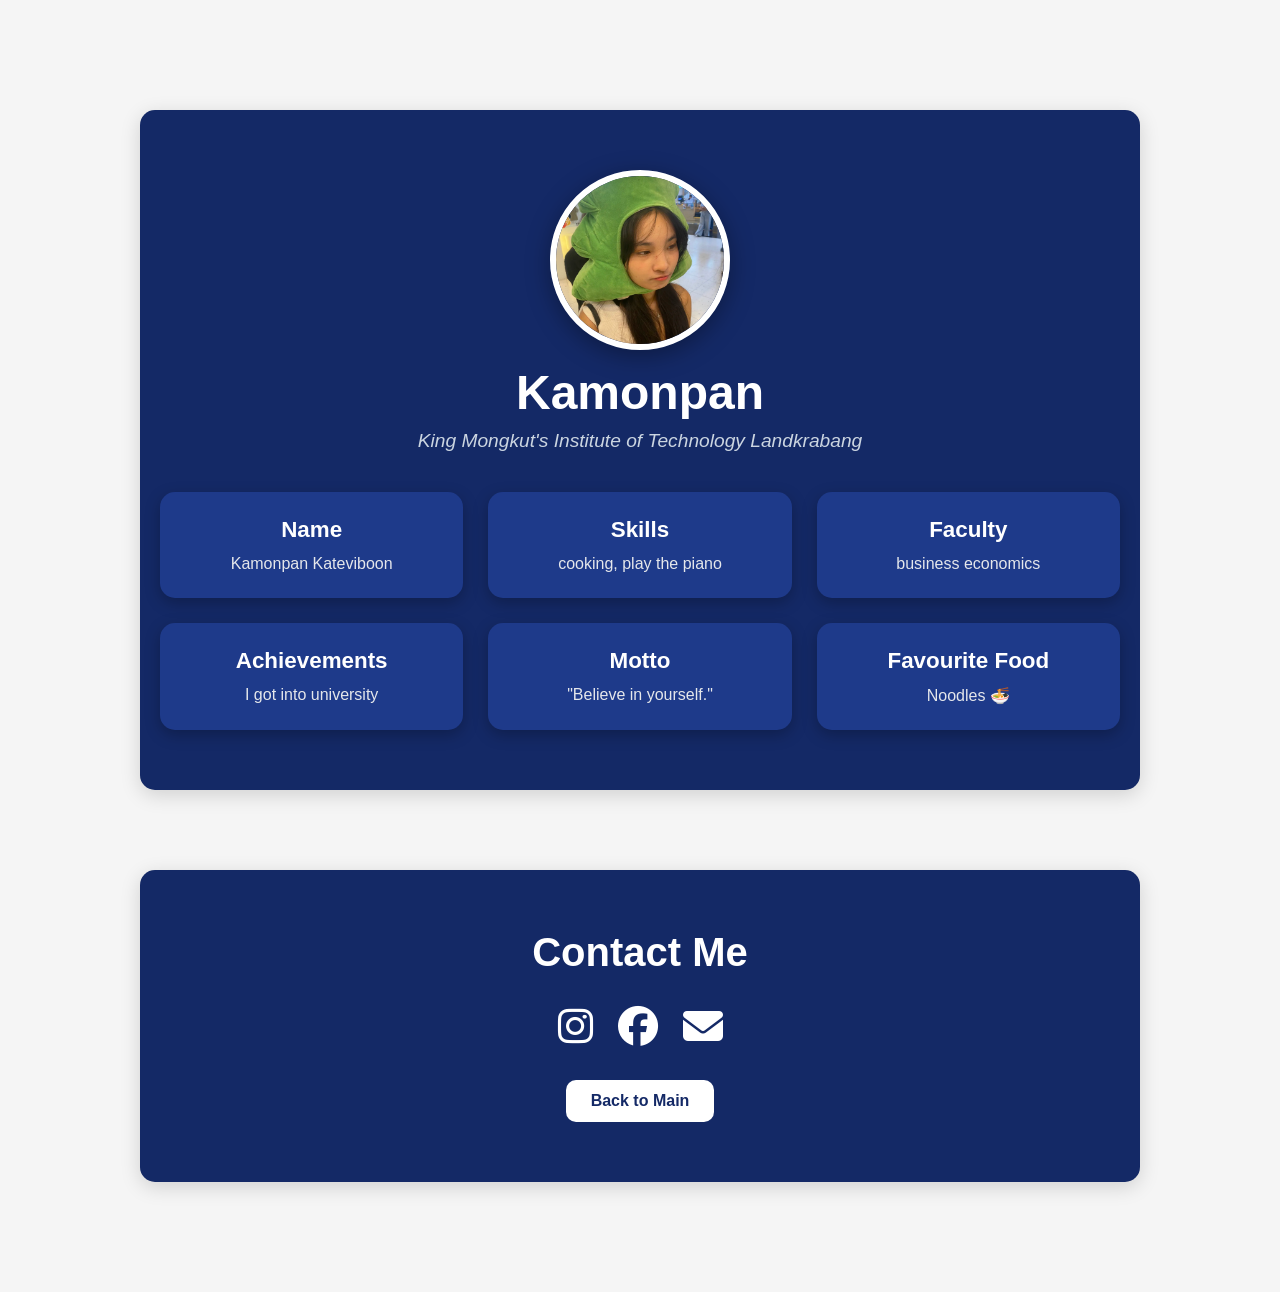
<file: rush/Bell.html>
<!DOCTYPE html>
<html lang="th">
<head>
  <meta charset="UTF-8">
  <meta name="viewport" content="width=device-width, initial-scale=1.0">
  <title>Kamonpan Portfolio</title>

  <!-- Font Awesome for icons -->
  <link rel="stylesheet" href="https://cdnjs.cloudflare.com/ajax/libs/font-awesome/6.5.0/css/all.min.css">

  <style>
    /* Reset */
    * {
      margin: 0;
      padding: 0;
      box-sizing: border-box;
      font-family: -apple-system, BlinkMacSystemFont, "Segoe UI", Roboto, sans-serif;
    }

    body {
      background-color: #f5f5f5;
      padding-top: 70px;
      padding-bottom: 70px;
      color: #333;
      display: flex;
      flex-direction: column;
      align-items: center;
    }

    /* Navbar */
    .myNavbar {
      background-color: white;
      font-weight: bold;
      position: fixed;
      z-index: 1000;
      width: 100%;
      top: 0;
      padding: 15px 0;
      box-shadow: 0 2px 10px rgba(0, 0, 0, 0.1);
      text-align: center;
    }

    .myNavbar a {
      text-decoration: none;
      color: #142966;
      margin: 0 20px;
      font-size: 1.1rem;
      transition: color 0.3s, transform 0.2s;
    }

    .myNavbar a:hover {
      color: #1d4ed8;
      transform: scale(1.1);
    }

    /* Sections */
    section {
      max-width: 1000px;
      width: 90%;
      margin: 40px auto;
      padding: 60px 20px;
      text-align: center;
      background-color: #142966;
      border-radius: 15px;
      box-shadow: 0 5px 20px rgba(0,0,0,0.15);
      color: white;
    }

    /* About Section */
    #about {
      display: flex;
      flex-direction: column;
      align-items: center;
    }

    .about-header {
      text-align: center;
      margin-bottom: 40px;
    }

    #about h1 {
      font-size: 3rem;
      margin-top: 15px;
      margin-bottom: 10px;
    }

    #about .subtitle {
      font-size: 1.2rem;
      color: #cbd5e1;
      font-style: italic;
    }

    #about img {
      display: block;
      margin: 0 auto;
      border-radius: 50%;
      width: 180px;
      height: 180px;
      object-fit: cover;
      border: 6px solid white;
      box-shadow: 0 6px 25px rgba(0,0,0,0.35);
      transition: transform 0.3s;
    }

    #about img:hover {
      transform: scale(1.05);
    }

    /* About Grid */
    .about-grid {
      display: grid;
      grid-template-columns: repeat(auto-fit, minmax(230px, 1fr));
      gap: 25px;
      width: 100%;
    }

    .about-card {
      background: #1e3a8a;
      padding: 25px;
      border-radius: 15px;
      box-shadow: 0 5px 15px rgba(0,0,0,0.25);
      transition: transform 0.3s, box-shadow 0.3s;
      text-align: center;
    }

    .about-card h3 {
      margin-bottom: 12px;
      font-size: 1.4rem;
      color: #fff;
    }

    .about-card p {
      font-size: 1rem;
      color: #e5e7eb;
    }

    .about-card:hover {
      transform: translateY(-6px) scale(1.05);
      box-shadow: 0 12px 28px rgba(0,0,0,0.4);
    }

    /* Contact */
    #contact h1 {
      margin-bottom: 20px;
      font-size: 2.5rem;
    }

    /* Social Icons */
    .social-icons {
      margin-top: 30px;
      display: flex;
      justify-content: center;
      gap: 25px;
    }

    .social-icons a {
      color: white;
      font-size: 2.5rem;
      transition: transform 0.3s, color 0.3s;
    }

    .social-icons a:hover {
      transform: scale(1.3);
      color: #60a5fa;
    }

    /* Back Button */
    .back-btn {
      display: inline-block;
      margin-top: 30px;
      padding: 12px 25px;
      background: white;
      color: #142966;
      font-weight: bold;
      border: none;
      border-radius: 10px;
      cursor: pointer;
      text-decoration: none;
      transition: background 0.3s, transform 0.2s;
    }

    .back-btn:hover {
      background: #ddd;
      transform: scale(1.05);
    }
  </style>
</head>
<body>  

  <!-- About -->
  <section id="about">
    <div class="about-header">
      <img src="bell.webp" alt="Profile Picture">
      <h1>Kamonpan</h1>
      <p class="subtitle">King Mongkut's Institute of Technology Landkrabang</p>
    </div>

    <div class="about-grid">
      <div class="about-card">
        <h3>Name</h3>
        <p>Kamonpan Kateviboon</p>
      </div>
      <div class="about-card">
        <h3>Skills</h3>
        <p>cooking, play the piano</p>
      </div>
      <div class="about-card">
        <h3>Faculty</h3>
        <p>business economics</p>
      </div>
      <div class="about-card">
        <h3>Achievements</h3>
        <p>I got into university</p>
      </div>
      <div class="about-card">
        <h3>Motto</h3>
        <p>"Believe in yourself."</p>
      </div>
      <div class="about-card">
        <h3>Favourite Food</h3>
        <p>Noodles 🍜</p>
      </div>
    </div>
  </section>

  <!-- Contact -->
  <section id="contact">
    <h1>Contact Me</h1>
    <div class="social-icons">
      <a href="https://www.instagram.com/qwitxb?igsh=MXdqcW0wZmE4NTlwYw==" target="_blank"><i class="fab fa-instagram"></i></a>
      <a href="https://www.facebook.com/share/1EUm4yzz9c/?mibextid=wwXIfr" target="_blank"><i class="fab fa-facebook"></i></a>
      <a href="68100236@kmitl.ac.th"><i class="fas fa-envelope"></i></a>
    </div>
    <a href="main.html" class="back-btn">Back to Main</a>
  </section>
</body>
</html>
</file>
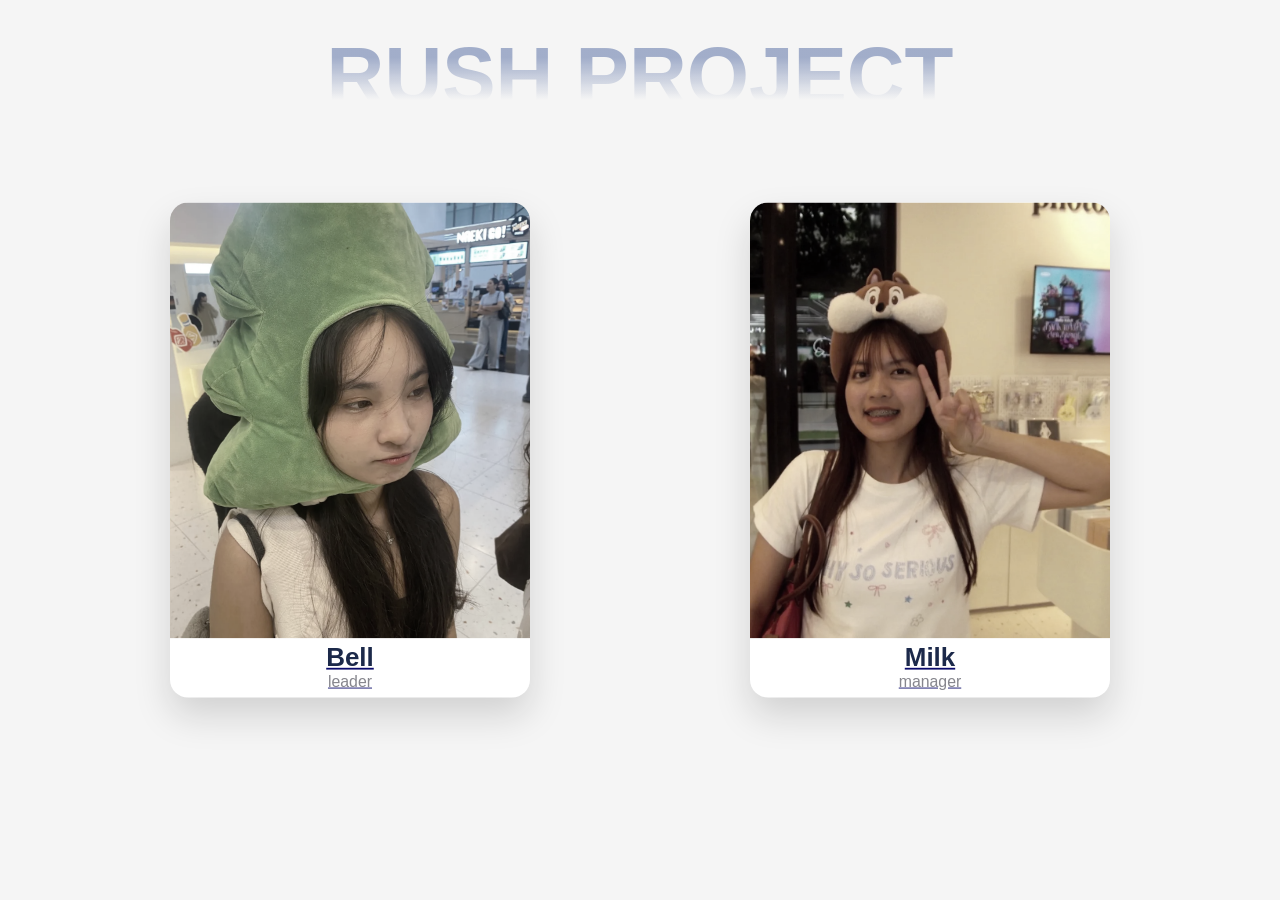
<file: rush/main.html>
<!DOCTYPE html>
<html lang="en">
<head>
  <meta charset="UTF-8">
  <meta name="viewport" content="width=device-width, initial-scale=1.0">
  <title>Rush Project</title>
  <style>
    * {
      margin: 0;
      padding: 0;
      box-sizing: border-box;
      font-family: -apple-system, BlinkMacSystemFont, "Segoe UI", Roboto, sans-serif;
    }
    body {
      min-height: 100vh;
      display: flex;
      flex-direction: column;
      align-items: center;
      justify-content: center;
      background-color: #f5f5f5;
      overflow: hidden;
    }
    .about-title {
      font-size: 5rem;
      font-weight: 900;
      text-transform: uppercase;
      position: absolute;
      top: 30px;
      left: 50%;
      transform: translateX(-50%);
      white-space: nowrap;
      background: linear-gradient(to bottom, rgb(8 42 123 / 35%) 30%, rgb(255 255 255 / 0%) 76%);
      -webkit-background-clip: text;
      background-clip: text;
      color: transparent;
      pointer-events: none;
    }
    .carousel-container {
      width: 100%;
      max-width: 1100px;
      height: 650px; /* taller container */
      position: relative;
      margin-top: 100px;
      display: flex;
      justify-content: center;
      gap: 80px;
    }
    .card {
      width: 400px;  /* wider */
      height: 550px; /* taller */
      background: white;
      border-radius: 20px;
      overflow: hidden;
      box-shadow: 0 20px 40px rgba(0, 0, 0, 0.15);
      transition: transform 0.6s ease, filter 0.6s ease;
      cursor: pointer;
      display: flex;
      flex-direction: column;
      align-items: center;
    }
    .card img {
      width: 100%;
      height: 88%; /* image fills more space */
      object-fit: cover;
      display: block;
    }

    /* Default positions */
    .card.left { transform: translateX(-50px) scale(0.9); filter: grayscale(60%); }
    .card.right { transform: translateX(50px) scale(0.9); filter: grayscale(60%); }

    /* Hover effect */
    .card:hover {
      transform: scale(1.1) translateY(-20px);
      z-index: 10;
      filter: grayscale(0%);
    }

    .member-info {
      text-align: center;
      margin-top: 5px;
    }
    .member-name {
      color: rgb(8, 42, 123);
      font-size: 1.8rem;
      font-weight: 700;
    }
    .member-role {
      color: #848696;
      font-size: 1.1rem;
    }
  </style>
</head>
<body>
  <h1 class="about-title">Rush Project</h1>

  <div class="carousel-container">
    <!-- Left card (Bell.html) -->
    <a href="Bell.html" class="card left">
      <img src="bell.webp" alt="Bell">
      <div class="member-info">
        <div class="member-name">Bell</div>
        <div class="member-role">leader</div>
      </div>
    </a>

    <!-- Right card (Milk_er.html) -->
    <a href="milk_er.html" class="card right">
      <img src="milk.webp" alt="Milk">
      <div class="member-info">
        <div class="member-name">Milk</div>
        <div class="member-role">manager</div>
      </div>
    </a>
  </div>
</body>
</html>
</file>
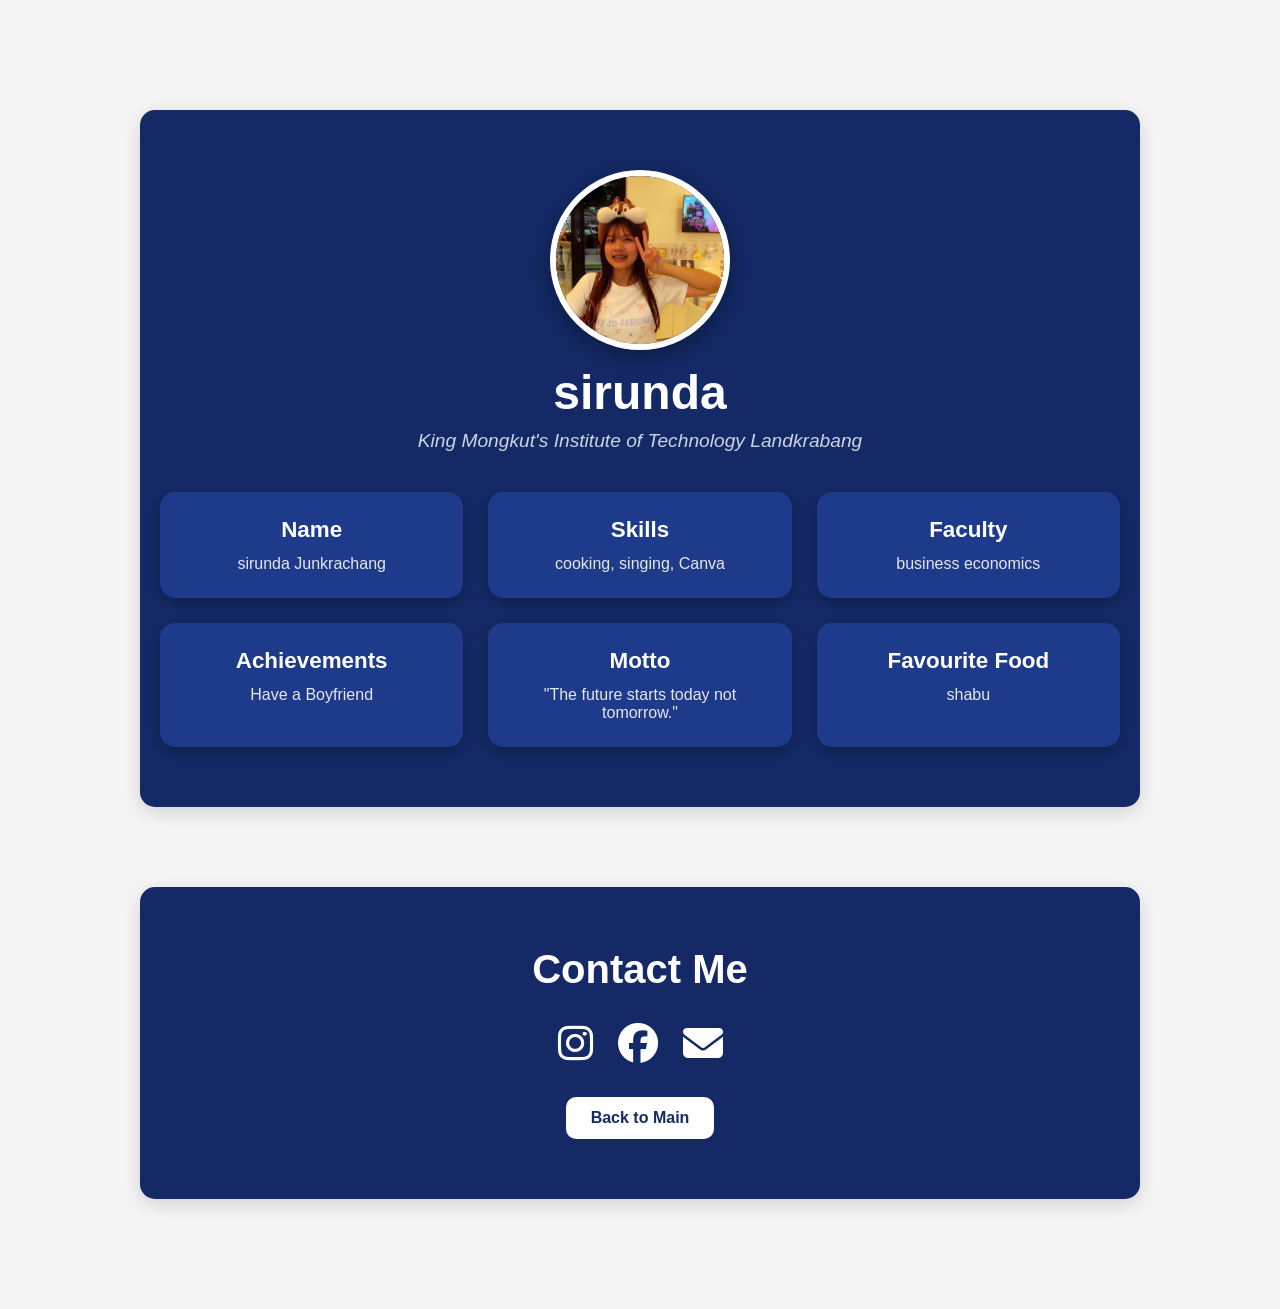
<file: rush/milk_er.html>
<!DOCTYPE html>
<html lang="th">
<head>
  <meta charset="UTF-8">
  <meta name="viewport" content="width=device-width, initial-scale=1.0">
  <title>sirunda Portfolio</title>

  <!-- Font Awesome for icons -->
  <link rel="stylesheet" href="https://cdnjs.cloudflare.com/ajax/libs/font-awesome/6.5.0/css/all.min.css">

  <style>
    /* Reset */
    * {
      margin: 0;
      padding: 0;
      box-sizing: border-box;
      font-family: -apple-system, BlinkMacSystemFont, "Segoe UI", Roboto, sans-serif;
    }

    body {
      background-color: #f5f5f5;
      padding-top: 70px;
      padding-bottom: 70px;
      color: #333;
      display: flex;
      flex-direction: column;
      align-items: center;
    }

    /* Navbar */
    .myNavbar {
      background-color: white;
      font-weight: bold;
      position: fixed;
      z-index: 1000;
      width: 100%;
      top: 0;
      padding: 15px 0;
      box-shadow: 0 2px 10px rgba(0, 0, 0, 0.1);
      text-align: center;
    }

    .myNavbar a {
      text-decoration: none;
      color: #142966;
      margin: 0 20px;
      font-size: 1.1rem;
      transition: color 0.3s, transform 0.2s;
    }

    .myNavbar a:hover {
      color: #1d4ed8;
      transform: scale(1.1);
    }

    /* Sections */
    section {
      max-width: 1000px;
      width: 90%;
      margin: 40px auto;
      padding: 60px 20px;
      text-align: center;
      background-color: #142966;
      border-radius: 15px;
      box-shadow: 0 5px 20px rgba(0,0,0,0.15);
      color: white;
    }

    /* About Section */
    #about {
      display: flex;
      flex-direction: column;
      align-items: center;
    }

    .about-header {
      text-align: center;
      margin-bottom: 40px;
    }

    #about h1 {
      font-size: 3rem;
      margin-top: 15px;
      margin-bottom: 10px;
    }

    #about .subtitle {
      font-size: 1.2rem;
      color: #cbd5e1;
      font-style: italic;
    }

    #about img {
      display: block;
      margin: 0 auto;
      border-radius: 50%;
      width: 180px;
      height: 180px;
      object-fit: cover;
      border: 6px solid white;
      box-shadow: 0 6px 25px rgba(0,0,0,0.35);
      transition: transform 0.3s;
    }

    #about img:hover {
      transform: scale(1.05);
    }

    /* About Grid */
    .about-grid {
      display: grid;
      grid-template-columns: repeat(auto-fit, minmax(230px, 1fr));
      gap: 25px;
      width: 100%;
    }

    .about-card {
      background: #1e3a8a;
      padding: 25px;
      border-radius: 15px;
      box-shadow: 0 5px 15px rgba(0,0,0,0.25);
      transition: transform 0.3s, box-shadow 0.3s;
      text-align: center;
    }

    .about-card h3 {
      margin-bottom: 12px;
      font-size: 1.4rem;
      color: #fff;
    }

    .about-card p {
      font-size: 1rem;
      color: #e5e7eb;
    }

    .about-card:hover {
      transform: translateY(-6px) scale(1.05);
      box-shadow: 0 12px 28px rgba(0,0,0,0.4);
    }

    /* Contact */
    #contact h1 {
      margin-bottom: 20px;
      font-size: 2.5rem;
    }

    /* Social Icons */
    .social-icons {
      margin-top: 30px;
      display: flex;
      justify-content: center;
      gap: 25px;
    }

    .social-icons a {
      color: white;
      font-size: 2.5rem;
      transition: transform 0.3s, color 0.3s;
    }

    .social-icons a:hover {
      transform: scale(1.3);
      color: #60a5fa;
    }

    /* Back Button */
    .back-btn {
      display: inline-block;
      margin-top: 30px;
      padding: 12px 25px;
      background: white;
      color: #142966;
      font-weight: bold;
      border: none;
      border-radius: 10px;
      cursor: pointer;
      text-decoration: none;
      transition: background 0.3s, transform 0.2s;
    }

    .back-btn:hover {
      background: #ddd;
      transform: scale(1.05);
    }
  </style>
</head>
<body>  

  <!-- About -->
  <section id="about">
    <div class="about-header">
      <img src="milk.webp" alt="Profile Picture">
      <h1>sirunda</h1>
      <p class="subtitle">King Mongkut's Institute of Technology Landkrabang</p>
    </div>

    <div class="about-grid">
      <div class="about-card">
        <h3>Name</h3>
        <p>sirunda Junkrachang</p>
      </div>
      <div class="about-card">
        <h3>Skills</h3>
        <p>cooking, singing, Canva</p>
      </div>
      <div class="about-card">
        <h3>Faculty</h3>
        <p>business economics</p>
      </div>
      <div class="about-card">
        <h3>Achievements</h3>
        <p>Have a Boyfriend </p>
      </div>
      <div class="about-card">
        <h3>Motto</h3>
        <p>"The future starts today not tomorrow."</p>
      </div>
      <div class="about-card">
        <h3>Favourite Food</h3>
        <p>shabu</p>
      </div>
    </div>
  </section>

  <!-- Contact -->
  <section id="contact">
    <h1>Contact Me</h1>
    <div class="social-icons">
      <a href="https://www.instagram.com/mmilkkkkk_k?igsh=MW10OHkwN3RmcTdzbg==" target="_blank"><i class="fab fa-instagram"></i></a>
      <a href="https://www.facebook.com/share/1B8ESk3uK7/?mibextid=wwXIfr" target="_blank"><i class="fab fa-facebook"></i></a>
      <a href="mailto:68100146@kmitl.ac.th"><i class="fas fa-envelope"></i></a>
    </div>
    <a href="main.html" class="back-btn">Back to Main</a>
  </section>
</body>
</html>
</file>
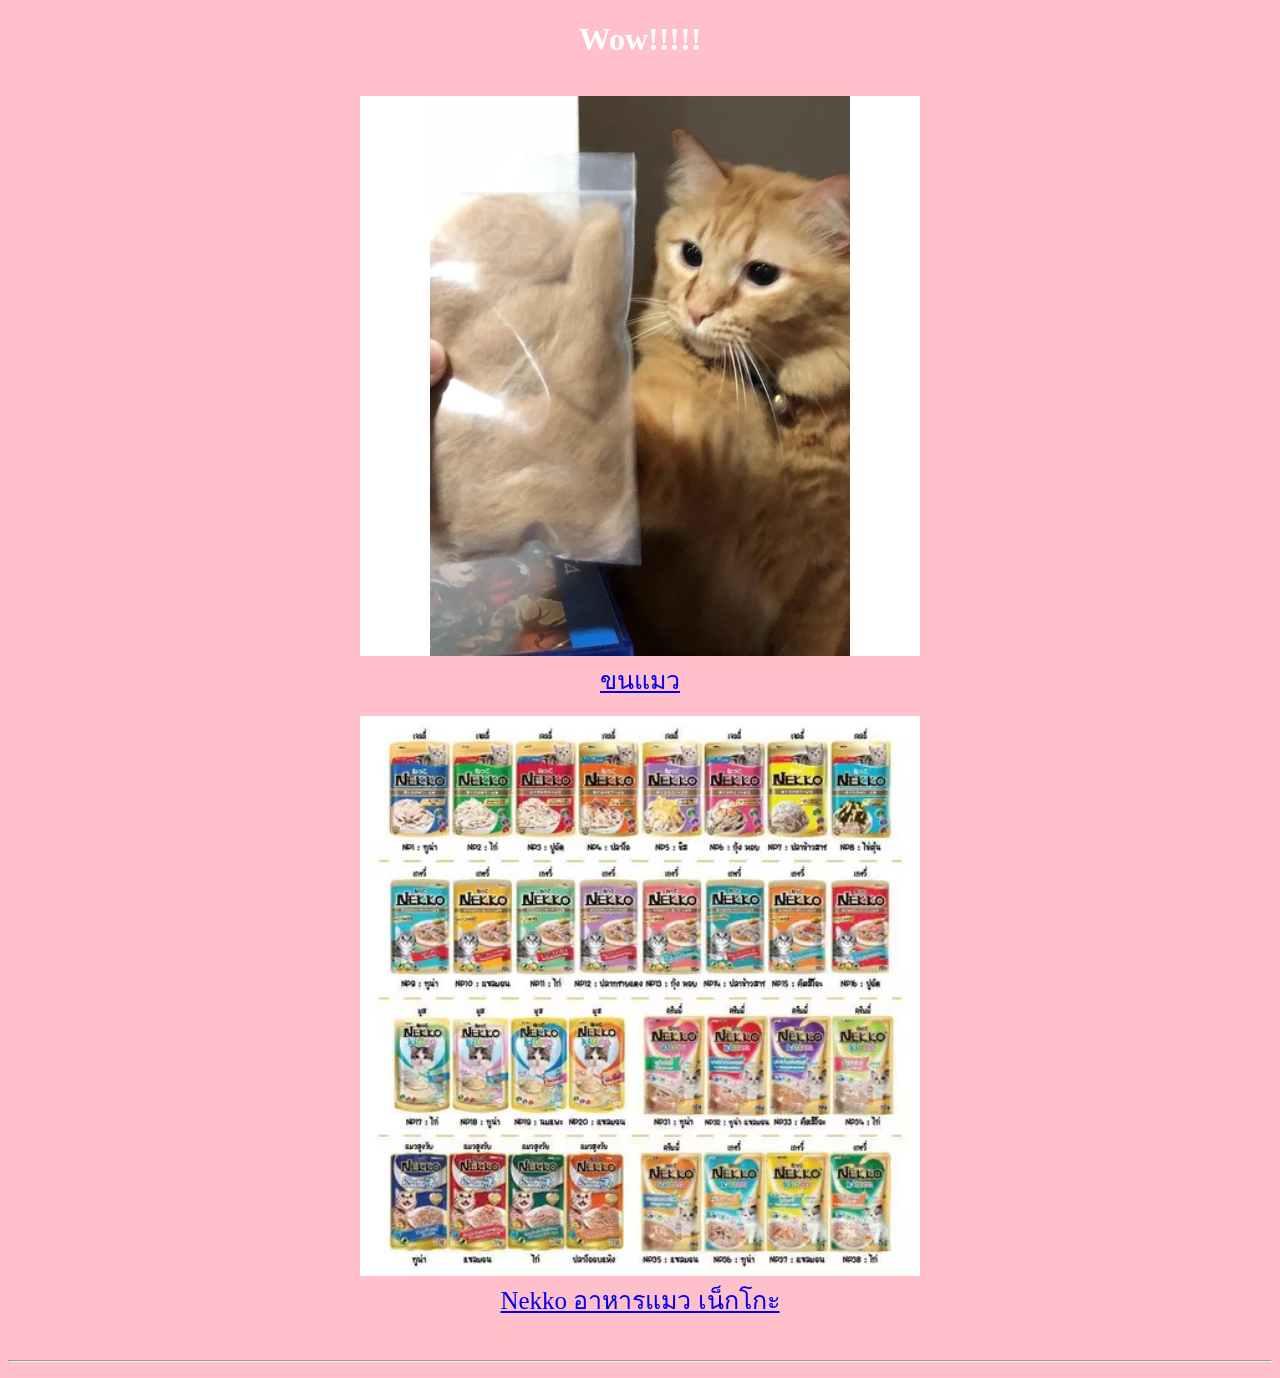
<file: cell01/ex04/basics.html>
<!DOCTYPE html>
<html lang="en">
<head>
    <meta charset="UTF-8">
    <meta name="viewport" content="width=device-width, initial-scale=1.0">
    <title>Basics</title>
</head>
<body style="background-color: pink;">

<h1 style="font-size: 40; text-align: center; color: white;">Wow!!!!!</h1>

<style>
    .image {
        display: flex;
        gap: 20px;
        justify-content: center;
    }
</style>

<div class="image">
<figure style="text-align: center;">
    <img src="fur.webp" alt="ขนแมว" width="560" height="560">
    <figcaption><a style="font-size: 25px; font-display: block ;" href="https://shopee.co.th/product/86322262/6080402891?gads_t_sig=VTJGc2RHVmtYMTlxTFVSVVRrdENkVEg0SDd3VWo1MDQyT052d3EvY1B4YTREZXF1RDk4TytpamNpSWErT091dnNENTZnWng0bEsvRnd2Rzl4d1RWMmZiTG1DbmRhTml2a0p0VFdZNDdLVnFiZnBTSWQyUkNvZUdaOTNZdCsxUzA&gad_source=1&gad_campaignid=15762519334&gbraid=0AAAAADPpYO08nv4luikV8MF_kTC58BEHg&gclid=CjwKCAjwmenCBhA4EiwAtVjzmpAuwQ4nk9uaDcpKlP3Z92GpKZ_KLdrAAVVKLfD8sc7WPyN6RTQyEBoCeE4QAvD_BwE">ขนแมว</a></figcaption>

<figure style="text-align: center;">
    <img src="nekko.webp" alt="Nekko" width="560" height="560">
    <figcaption><a style="font-size: 25px; font-display: block ;" href="https://shopee.co.th/(%E0%B8%A2%E0%B8%81%E0%B9%82%E0%B8%AB%E0%B8%A512-%E0%B8%8B%E0%B8%AD%E0%B8%87)-Nekko-%E0%B8%AD%E0%B8%B2%E0%B8%AB%E0%B8%B2%E0%B8%A3%E0%B9%81%E0%B8%A1%E0%B8%A7-%E0%B9%80%E0%B8%99%E0%B9%87%E0%B8%81%E0%B9%82%E0%B8%81%E0%B8%B0-%E0%B9%81%E0%B8%9A%E0%B8%9A%E0%B9%80%E0%B8%9B%E0%B8%B5%E0%B8%A2%E0%B8%81-70g.-%E0%B8%AA%E0%B8%B9%E0%B8%95%E0%B8%A3-%E0%B8%A5%E0%B8%B9%E0%B8%81%E0%B9%81%E0%B8%A1%E0%B8%A7-%E0%B9%80%E0%B8%88%E0%B8%A5%E0%B8%A5%E0%B8%B5%E0%B9%88-%E0%B9%80%E0%B8%81%E0%B8%A3%E0%B8%A7%E0%B8%B5%E0%B9%88-7--i.722376275.27621241233?sp_atk=46bcf583-1f35-417f-9747-0e5479c16867&xptdk=46bcf583-1f35-417f-9747-0e5479c16867">Nekko อาหารแมว เน็กโกะ </a></figcaption>
</figure>
</div>

<hr style="color: black; size: 5px;">
<p></p>

</body>
</html>
</file>
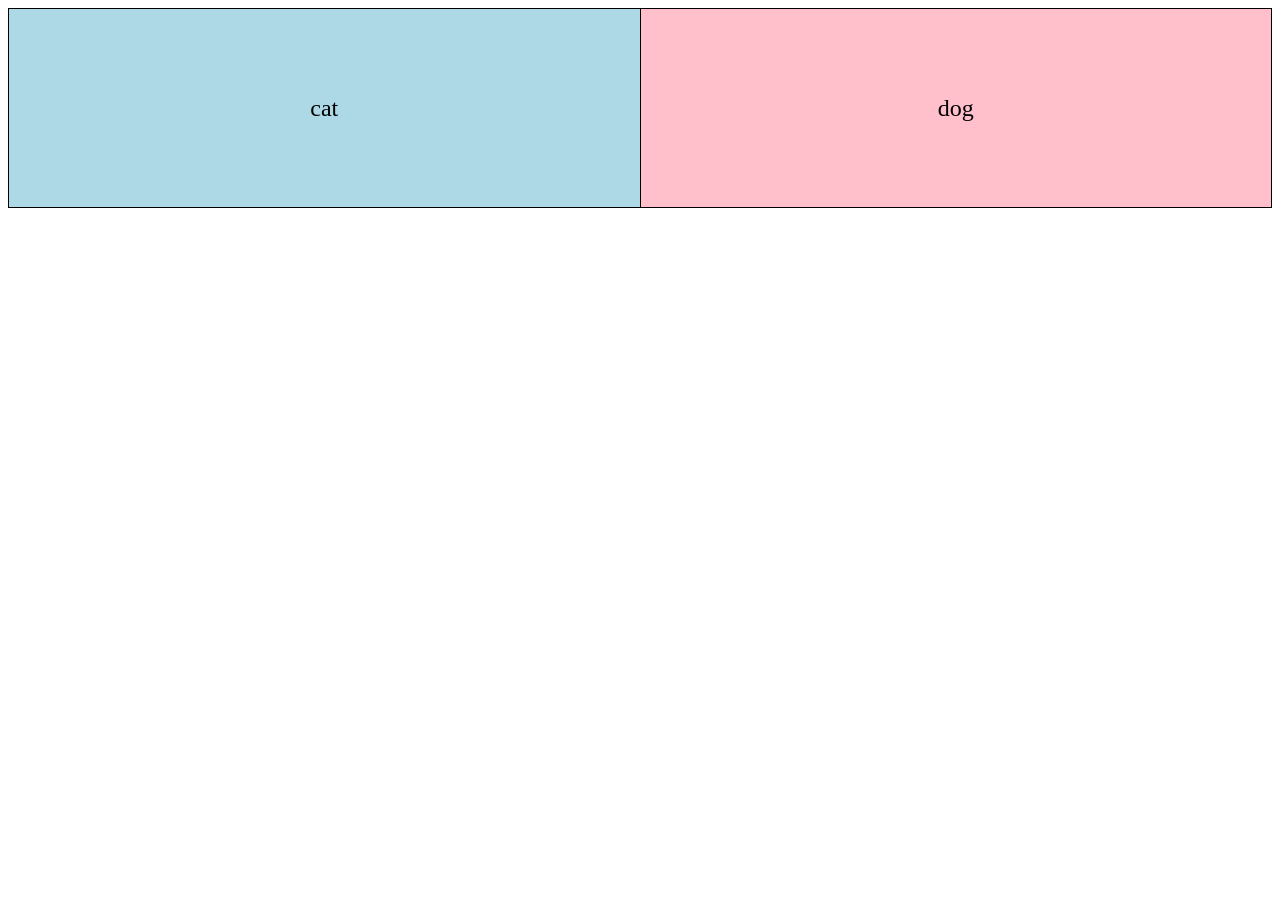
<file: cell01/ex05/tab.html>
<html lang="en">
<head>
  <meta charset="UTF-8">
  <meta name="viewport" content="width=device-width, initial-scale=1.0">
  <title>Document</title>
  <style>
    table {
      width: 100%;
      height: 200px;
      border-collapse: collapse;
    }
    td {
      width: 50%;
      border: 1px solid black;
      text-align: center;
      vertical-align: middle;
      font-size: 24px;
    }
    td:first-child {
      background-color: lightblue;
    }
    td:last-child {
      background-color: pink;
    }
  </style>
</head>
<body>

  <table>
    <tr>
      <td>cat</td>
      <td>dog</td>
    </tr>
  </table>

</body>
</html>
</html>
</file>
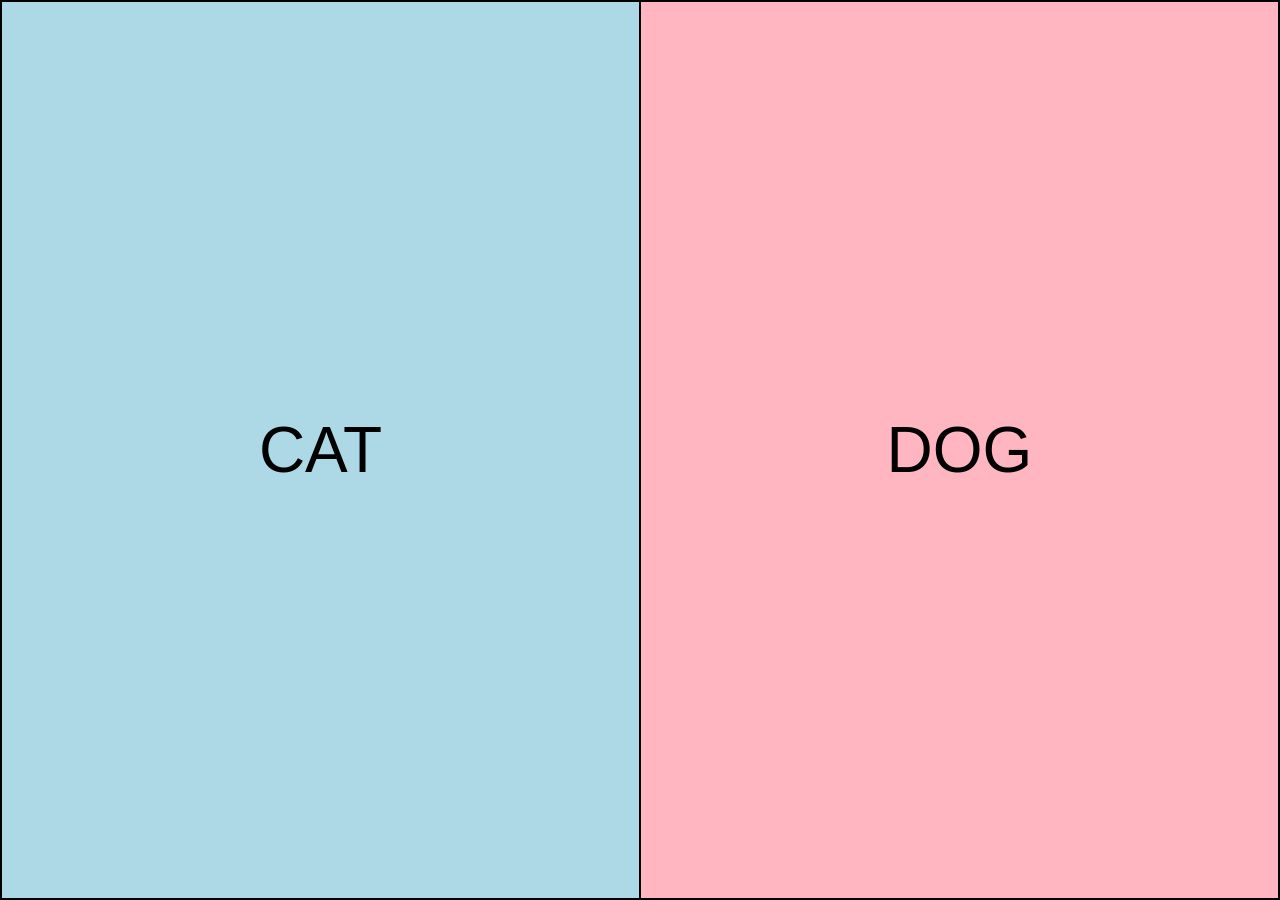
<file: cell01/ex06/responsive.html>
<html> 

<head> 

    <title>Responsive Table</title> 

    <style> 

        html, body { 

            margin: 0; 

            padding: 0; 

            height: 100%; 

            width: 100%; 

        } 

        table { 

            border-collapse: collapse; 

            width: 100%; 

            height: 100%; 

            table-layout: fixed;  

        } 

        td { 

            border: 2px solid black; 

            text-align: center; 

            vertical-align: middle; 

            font-size: 5vw;  

            font-family: Arial, sans-serif; 

            word-wrap: break-word;  

        } 

        .cell1 { 

            background-color: #add8e6;  

        } 

        .cell2 { 

            background-color: #ffb6c1;  

        } 

    </style> 

</head> 

<body> 

  

    <table> 

        <tr> 

            <td class="cell1">CAT</td> 

            <td class="cell2">DOG</td> 

        </tr> 

    </table>
</file>
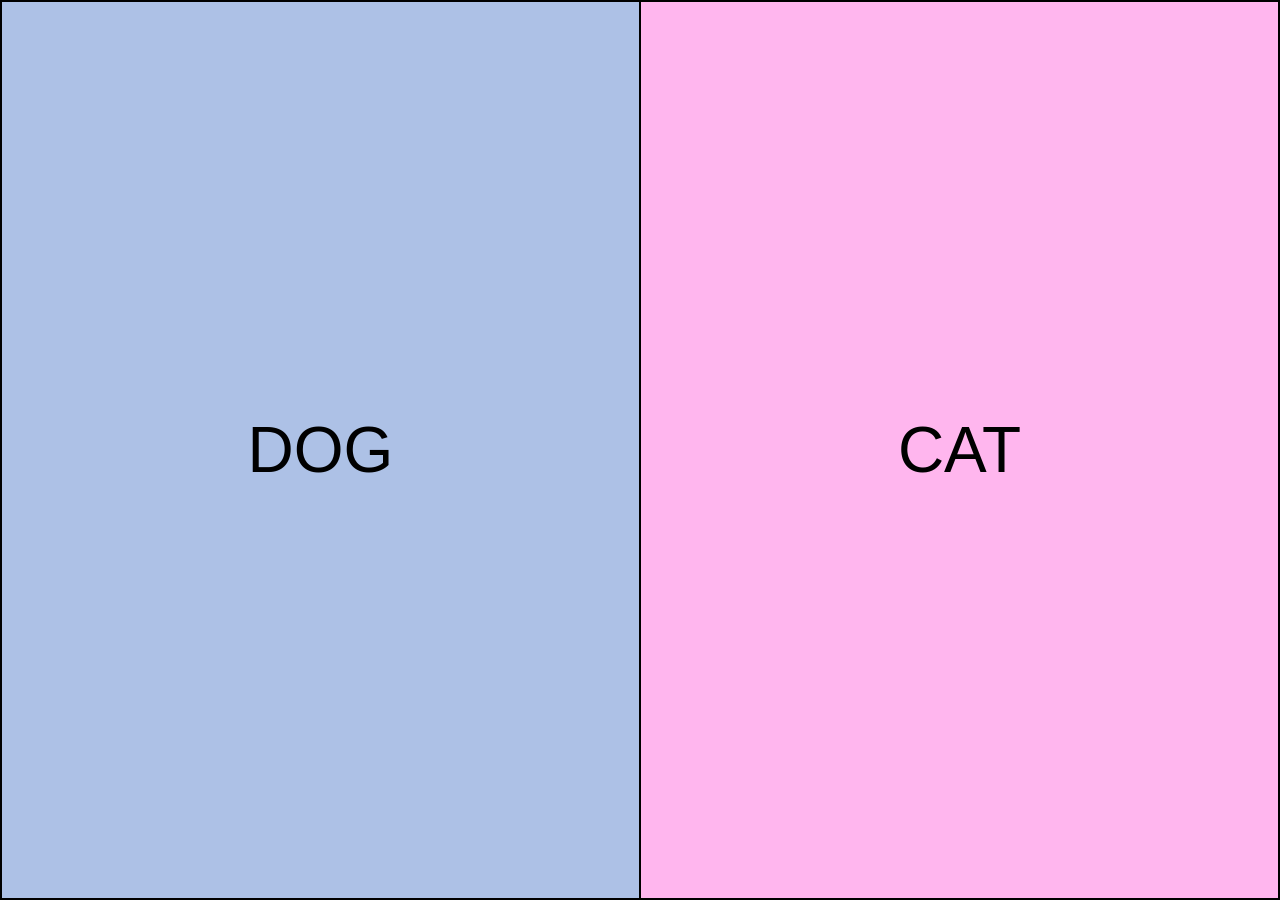
<file: cell02/ex00/responsive.html>
<html>
<head>
    <title>Improved Responsive Table</title>
    <link rel="stylesheet" href="responsive.css">
</head>
<body>

    <table>
        <tr>
            <td class="cell1">DOG</td>
            <td class="cell2">CAT</td>
        </tr>
    </table>

</body>
</html>
</file>
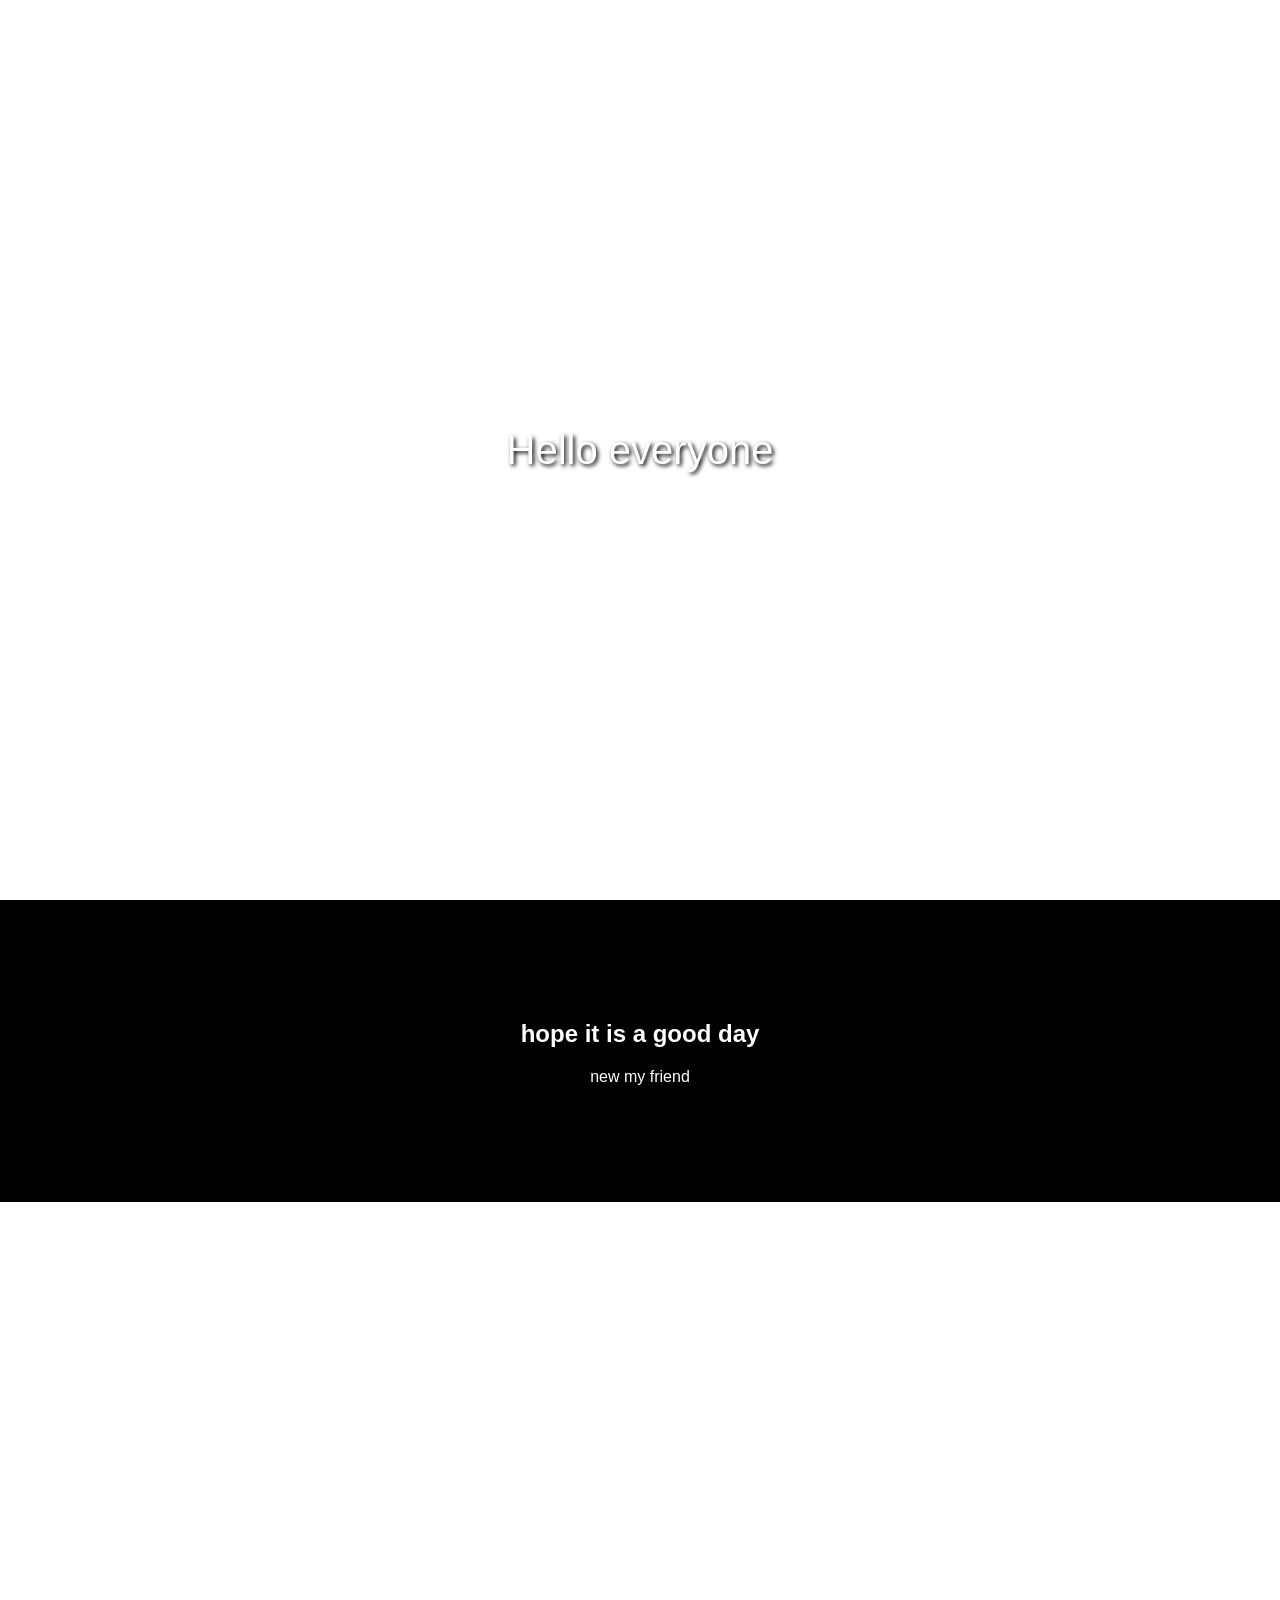
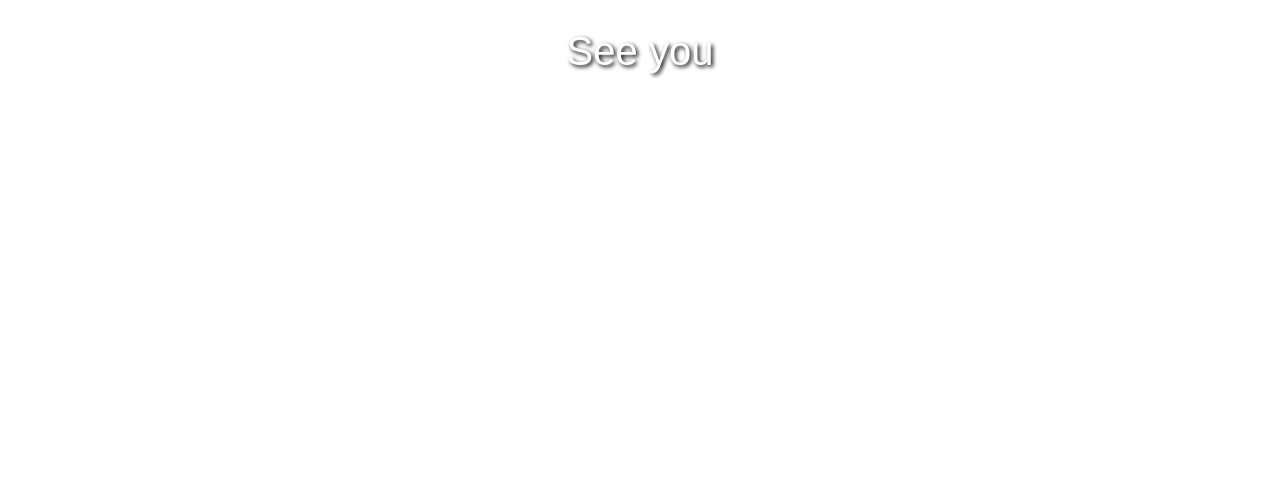
<file: cell02/ex02/parallax.html>
<html>
<head>
    <title>Parallax Example</title>
    <link rel="stylesheet" href="parallax.css">
</head>
<body>

    <div class="parallax parallax1">
        <div class="text">Hello everyone</div>
    </div>

    <div class="content">
        <h2>hope it is a good day</h2>
        <p>new my friend</p>
    </div>

    <div class="parallax parallax2">
        <div class="text">See you</div>
    </div>

</body>
</html>
</file>
<file: cell02/ex00/responsive.css>
html, body {
    margin: 0;
    padding: 0;
    height: 100%;
    width: 100%;
}

table {
    border-collapse: collapse;
    width: 100%;
    height: 100%;
    table-layout: fixed; 
}

td {
    border: 2px solid black;
    text-align: center;
    vertical-align: middle;
    font-size: 5vw; 
    font-family: Arial, sans-serif;
    word-wrap: break-word;
}

.cell1 {
    background-color: #adc1e6; 
}

.cell2 {
    background-color: #ffb6ee;
}
</file>
<file: cell02/ex02/parallax.css>
body, html {
    margin: 0;
    padding: 0;
    height: 100%;
    font-family: Arial, sans-serif;
}

.parallax {
    background-attachment: fixed;
    background-position: center;
    background-repeat: no-repeat;
    background-size: cover;
    min-height: 100vh; 
    position: relative;
    display: flex;
    justify-content: center;
    align-items: center;
    color: white;
    font-size: 40px;
    text-shadow: 2px 2px 4px #000;
}

.parallax1 {
    background-image: url('https://plus.unsplash.com/premium_photo-1664299749481-ac8dc8b49754?fm=jpg&q=60&w=3000&ixlib=rb-4.1.0&ixid=M3wxMjA3fDB8MHxzZWFyY2h8OXx8Y2F0fGVufDB8fDB8fHww'); 
}

.parallax2 {
    background-image: url('https://cdn.pixabay.com/photo/2023/12/08/05/41/cat-8436848_1280.jpg');
}

.content {
    background-color: black;
    color: white;
    text-align: center;
    padding: 100px 20px;
}
</file>
